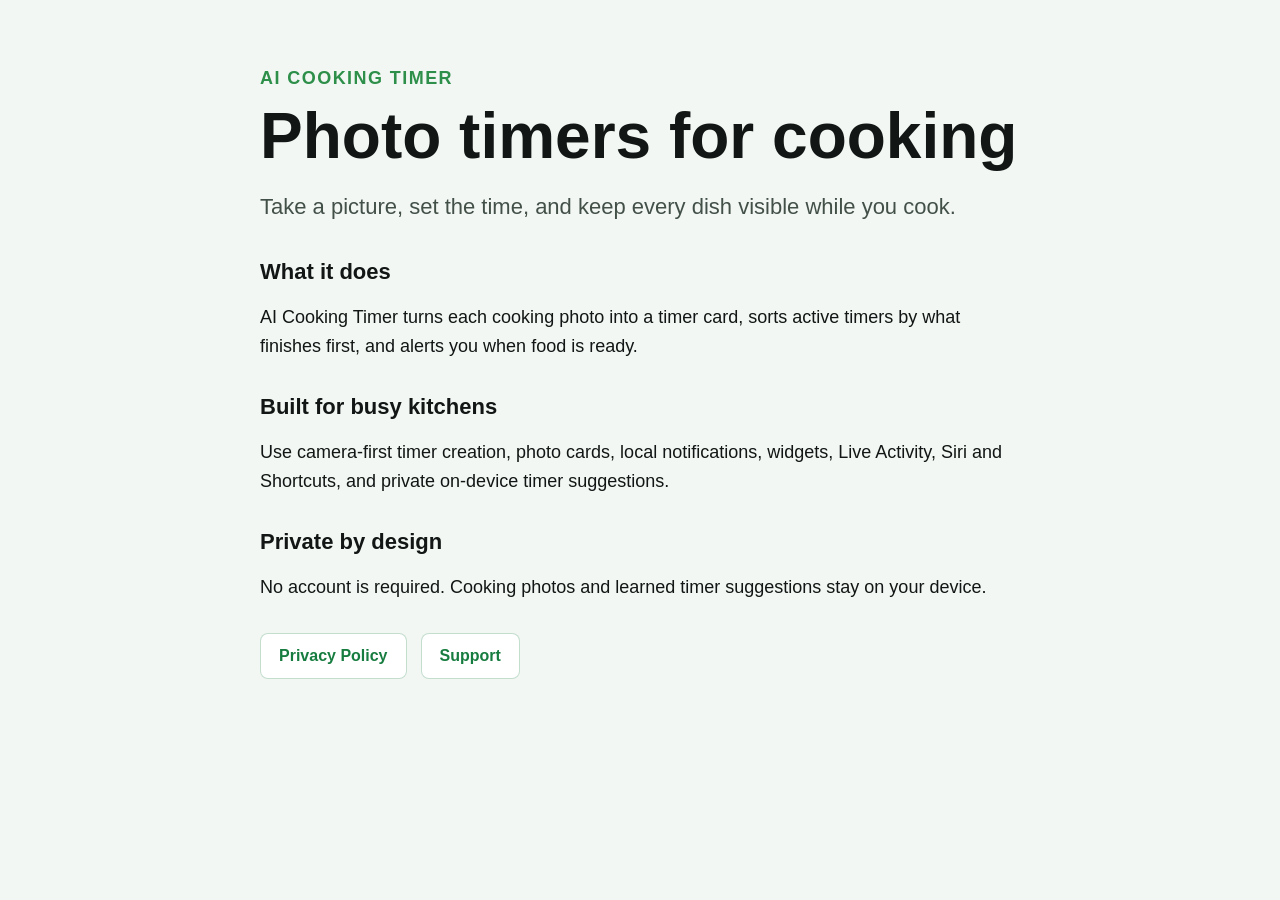
<file: index.html>
<!doctype html>
<html lang="en">
<head>
  <meta charset="utf-8">
  <meta name="viewport" content="width=device-width, initial-scale=1">
  <title>AI Cooking Timer</title>
  <link rel="stylesheet" href="style.css">
</head>
<body>
  <main>
    <p class="eyebrow">AI Cooking Timer</p>
    <h1>Photo timers for cooking</h1>
    <p class="lead">Take a picture, set the time, and keep every dish visible while you cook.</p>
    <section>
      <h2>What it does</h2>
      <p>AI Cooking Timer turns each cooking photo into a timer card, sorts active timers by what finishes first, and alerts you when food is ready.</p>
    </section>
    <section>
      <h2>Built for busy kitchens</h2>
      <p>Use camera-first timer creation, photo cards, local notifications, widgets, Live Activity, Siri and Shortcuts, and private on-device timer suggestions.</p>
    </section>
    <section>
      <h2>Private by design</h2>
      <p>No account is required. Cooking photos and learned timer suggestions stay on your device.</p>
    </section>
    <nav>
      <a href="privacy.html">Privacy Policy</a>
      <a href="support.html">Support</a>
    </nav>
  </main>
</body>
</html>
</file>
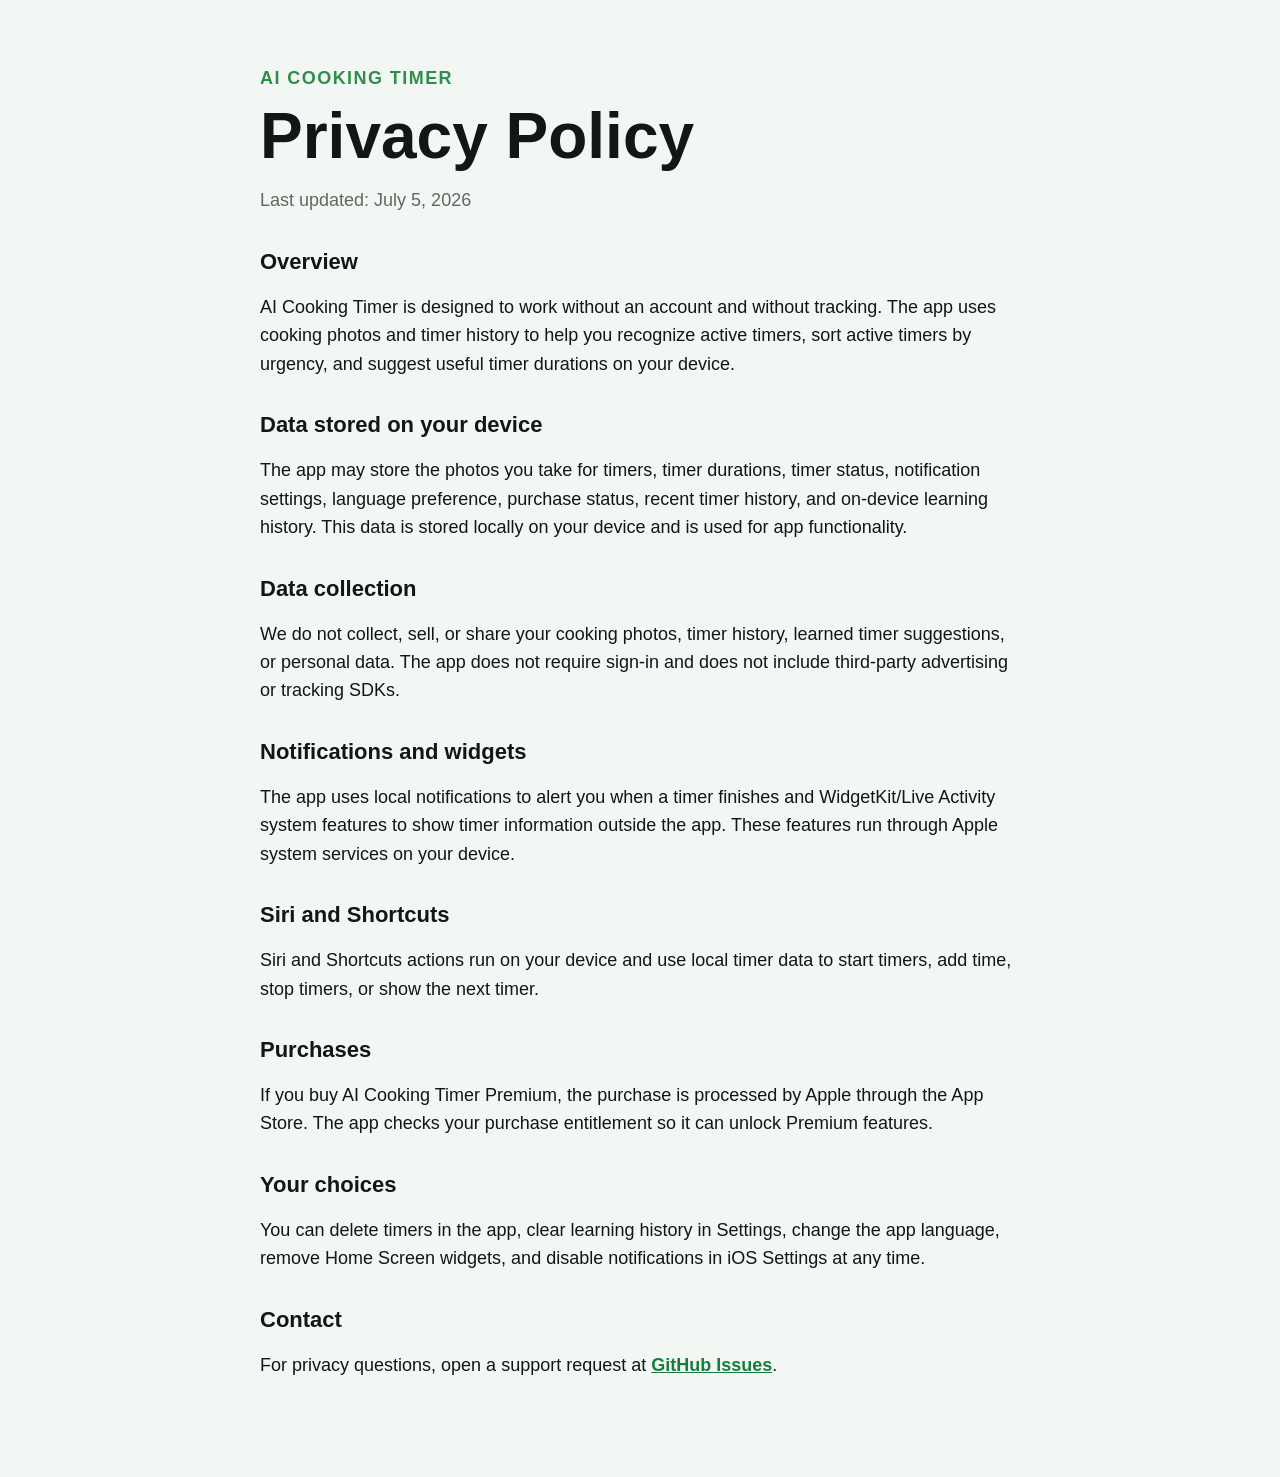
<file: privacy.html>
<!doctype html>
<html lang="en">
<head>
  <meta charset="utf-8">
  <meta name="viewport" content="width=device-width, initial-scale=1">
  <title>Privacy Policy - AI Cooking Timer</title>
  <link rel="stylesheet" href="style.css">
</head>
<body>
  <main>
    <p class="eyebrow">AI Cooking Timer</p>
    <h1>Privacy Policy</h1>
    <p class="updated">Last updated: July 5, 2026</p>

    <section>
      <h2>Overview</h2>
      <p>AI Cooking Timer is designed to work without an account and without tracking. The app uses cooking photos and timer history to help you recognize active timers, sort active timers by urgency, and suggest useful timer durations on your device.</p>
    </section>

    <section>
      <h2>Data stored on your device</h2>
      <p>The app may store the photos you take for timers, timer durations, timer status, notification settings, language preference, purchase status, recent timer history, and on-device learning history. This data is stored locally on your device and is used for app functionality.</p>
    </section>

    <section>
      <h2>Data collection</h2>
      <p>We do not collect, sell, or share your cooking photos, timer history, learned timer suggestions, or personal data. The app does not require sign-in and does not include third-party advertising or tracking SDKs.</p>
    </section>

    <section>
      <h2>Notifications and widgets</h2>
      <p>The app uses local notifications to alert you when a timer finishes and WidgetKit/Live Activity system features to show timer information outside the app. These features run through Apple system services on your device.</p>
    </section>

    <section>
      <h2>Siri and Shortcuts</h2>
      <p>Siri and Shortcuts actions run on your device and use local timer data to start timers, add time, stop timers, or show the next timer.</p>
    </section>

    <section>
      <h2>Purchases</h2>
      <p>If you buy AI Cooking Timer Premium, the purchase is processed by Apple through the App Store. The app checks your purchase entitlement so it can unlock Premium features.</p>
    </section>

    <section>
      <h2>Your choices</h2>
      <p>You can delete timers in the app, clear learning history in Settings, change the app language, remove Home Screen widgets, and disable notifications in iOS Settings at any time.</p>
    </section>

    <section>
      <h2>Contact</h2>
      <p>For privacy questions, open a support request at <a href="https://github.com/ceyoualigator-debug/ai-cooking-timer-support/issues">GitHub Issues</a>.</p>
    </section>
  </main>
</body>
</html>
</file>
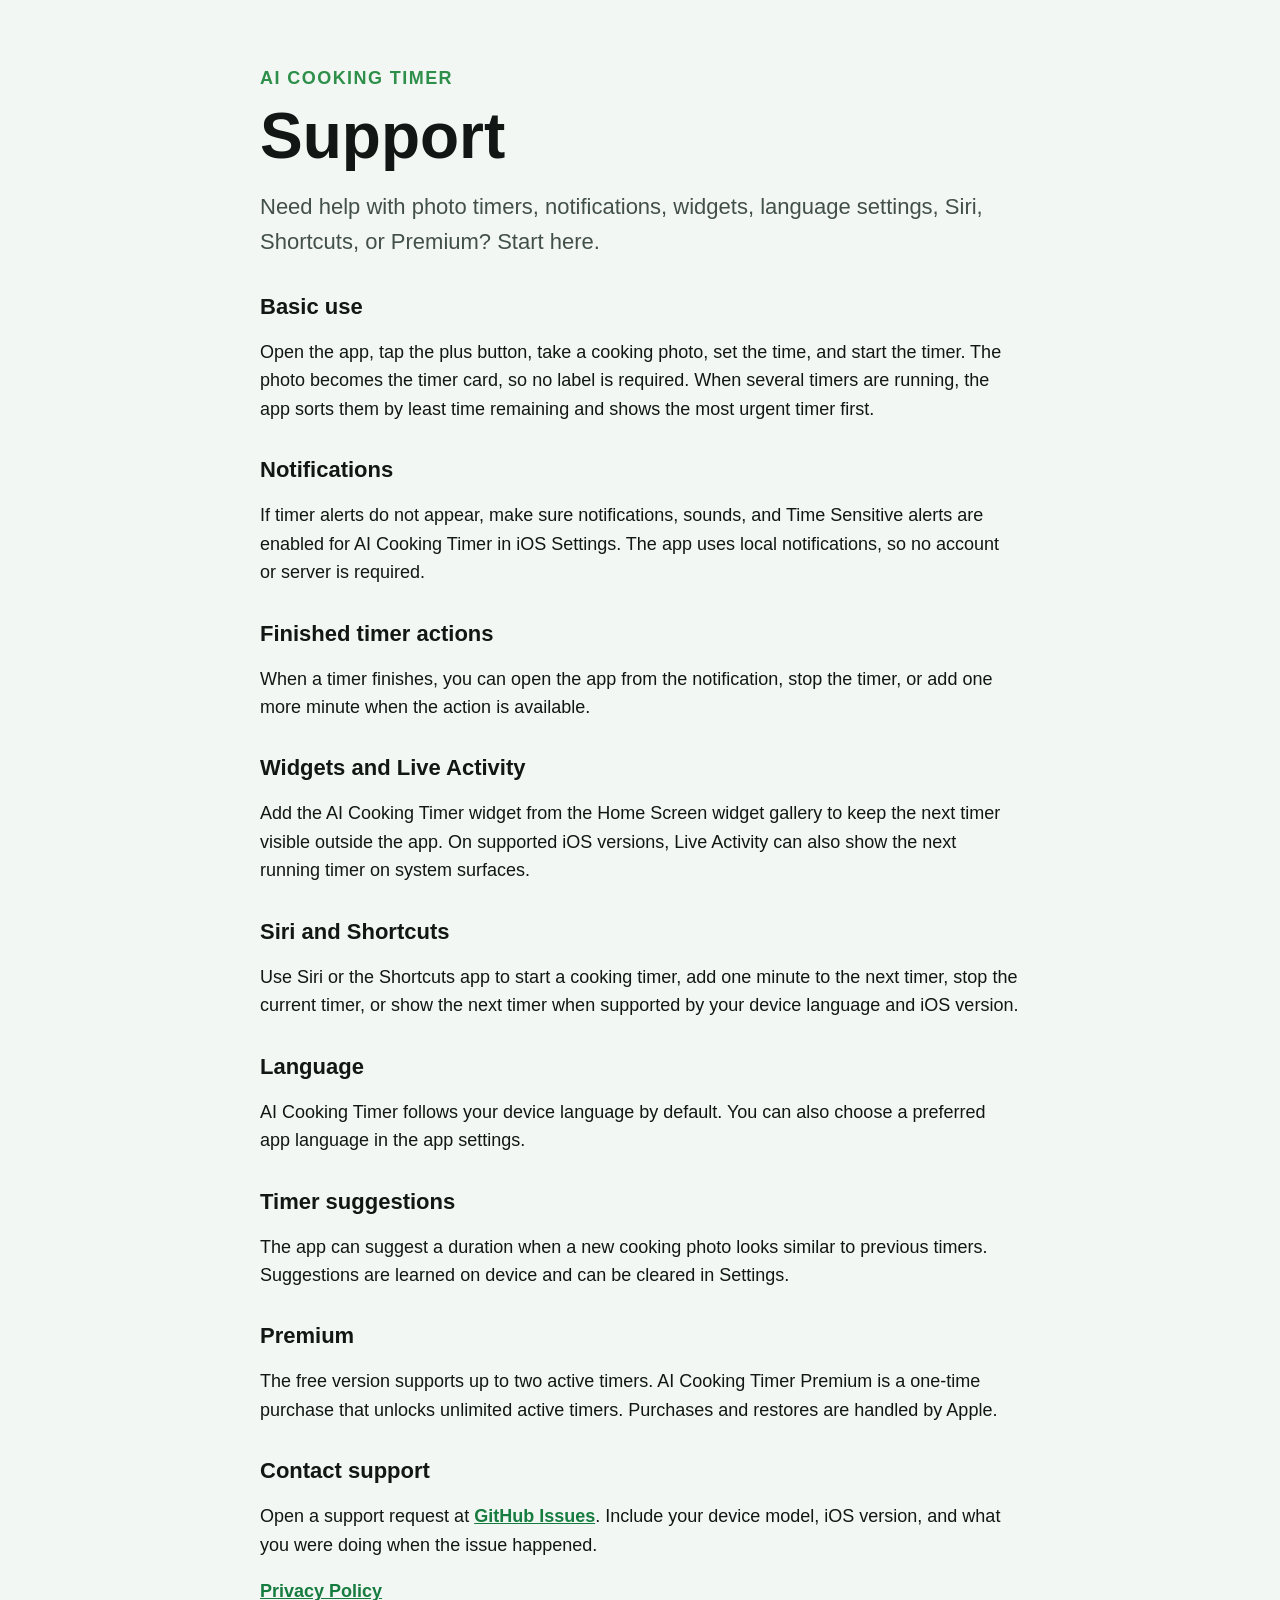
<file: support.html>
<!doctype html>
<html lang="en">
<head>
  <meta charset="utf-8">
  <meta name="viewport" content="width=device-width, initial-scale=1">
  <title>Support - AI Cooking Timer</title>
  <link rel="stylesheet" href="style.css">
</head>
<body>
  <main>
    <p class="eyebrow">AI Cooking Timer</p>
    <h1>Support</h1>
    <p class="lead">Need help with photo timers, notifications, widgets, language settings, Siri, Shortcuts, or Premium? Start here.</p>

    <section>
      <h2>Basic use</h2>
      <p>Open the app, tap the plus button, take a cooking photo, set the time, and start the timer. The photo becomes the timer card, so no label is required. When several timers are running, the app sorts them by least time remaining and shows the most urgent timer first.</p>
    </section>

    <section>
      <h2>Notifications</h2>
      <p>If timer alerts do not appear, make sure notifications, sounds, and Time Sensitive alerts are enabled for AI Cooking Timer in iOS Settings. The app uses local notifications, so no account or server is required.</p>
    </section>

    <section>
      <h2>Finished timer actions</h2>
      <p>When a timer finishes, you can open the app from the notification, stop the timer, or add one more minute when the action is available.</p>
    </section>

    <section>
      <h2>Widgets and Live Activity</h2>
      <p>Add the AI Cooking Timer widget from the Home Screen widget gallery to keep the next timer visible outside the app. On supported iOS versions, Live Activity can also show the next running timer on system surfaces.</p>
    </section>

    <section>
      <h2>Siri and Shortcuts</h2>
      <p>Use Siri or the Shortcuts app to start a cooking timer, add one minute to the next timer, stop the current timer, or show the next timer when supported by your device language and iOS version.</p>
    </section>

    <section>
      <h2>Language</h2>
      <p>AI Cooking Timer follows your device language by default. You can also choose a preferred app language in the app settings.</p>
    </section>

    <section>
      <h2>Timer suggestions</h2>
      <p>The app can suggest a duration when a new cooking photo looks similar to previous timers. Suggestions are learned on device and can be cleared in Settings.</p>
    </section>

    <section>
      <h2>Premium</h2>
      <p>The free version supports up to two active timers. AI Cooking Timer Premium is a one-time purchase that unlocks unlimited active timers. Purchases and restores are handled by Apple.</p>
    </section>

    <section>
      <h2>Contact support</h2>
      <p>Open a support request at <a href="https://github.com/ceyoualigator-debug/ai-cooking-timer-support/issues">GitHub Issues</a>. Include your device model, iOS version, and what you were doing when the issue happened.</p>
    </section>

    <p><a href="privacy.html">Privacy Policy</a></p>
  </main>
</body>
</html>
</file>
<file: style.css>
:root {
  color-scheme: light;
  font-family: -apple-system, BlinkMacSystemFont, "Segoe UI", sans-serif;
  color: #121614;
  background: #f3f7f4;
}

body {
  margin: 0;
}

main {
  max-width: 760px;
  margin: 0 auto;
  padding: 64px 24px 80px;
}

.eyebrow {
  margin: 0 0 12px;
  color: #2d8f49;
  font-weight: 700;
  letter-spacing: 0.08em;
  text-transform: uppercase;
}

h1 {
  margin: 0 0 16px;
  font-size: clamp(38px, 7vw, 64px);
  line-height: 1;
}

h2 {
  margin: 34px 0 8px;
  font-size: 22px;
}

p {
  font-size: 18px;
  line-height: 1.58;
}

.lead {
  font-size: 22px;
  color: #425048;
}

.updated {
  color: #5d6a62;
}

a {
  color: #167c3f;
  font-weight: 700;
}

nav {
  display: flex;
  flex-wrap: wrap;
  gap: 14px;
  margin-top: 32px;
}

nav a {
  display: inline-flex;
  align-items: center;
  min-height: 44px;
  padding: 0 18px;
  border: 1px solid rgba(22, 124, 63, 0.25);
  border-radius: 8px;
  background: white;
  text-decoration: none;
}
</file>
